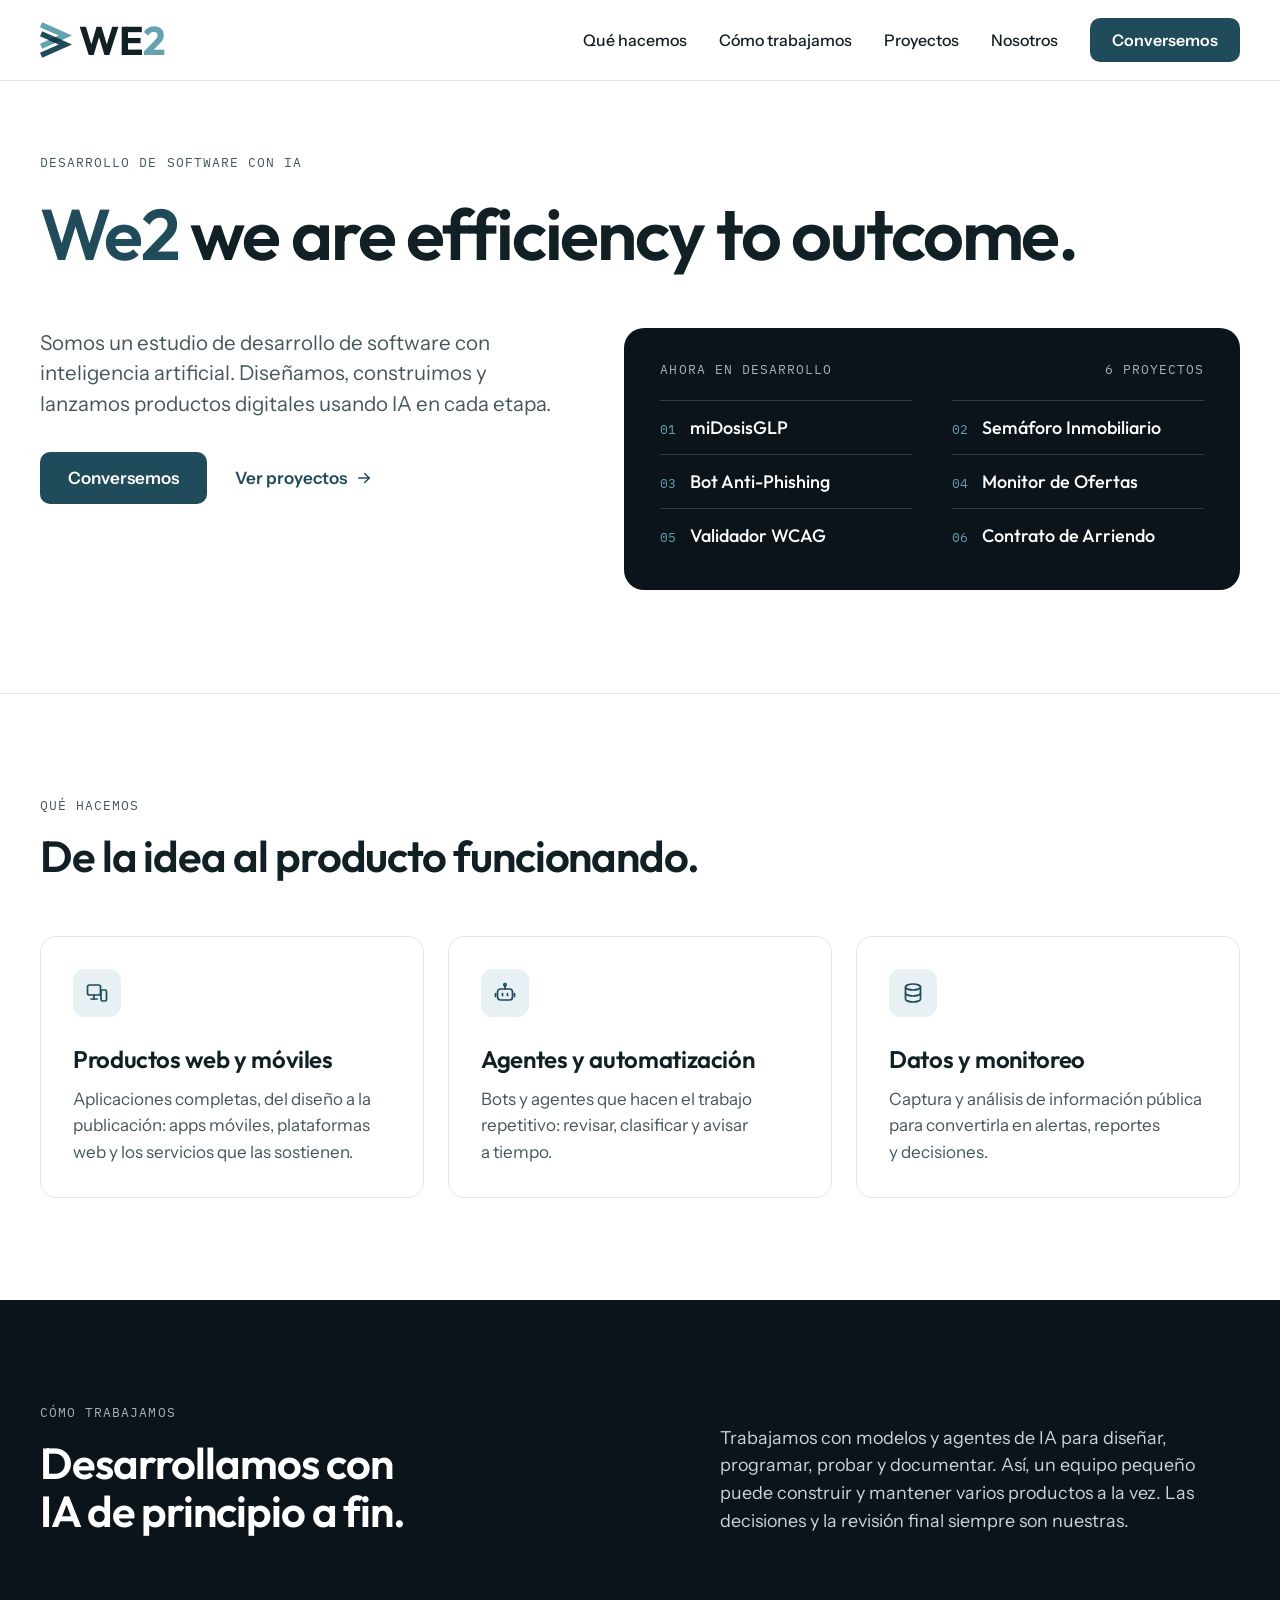
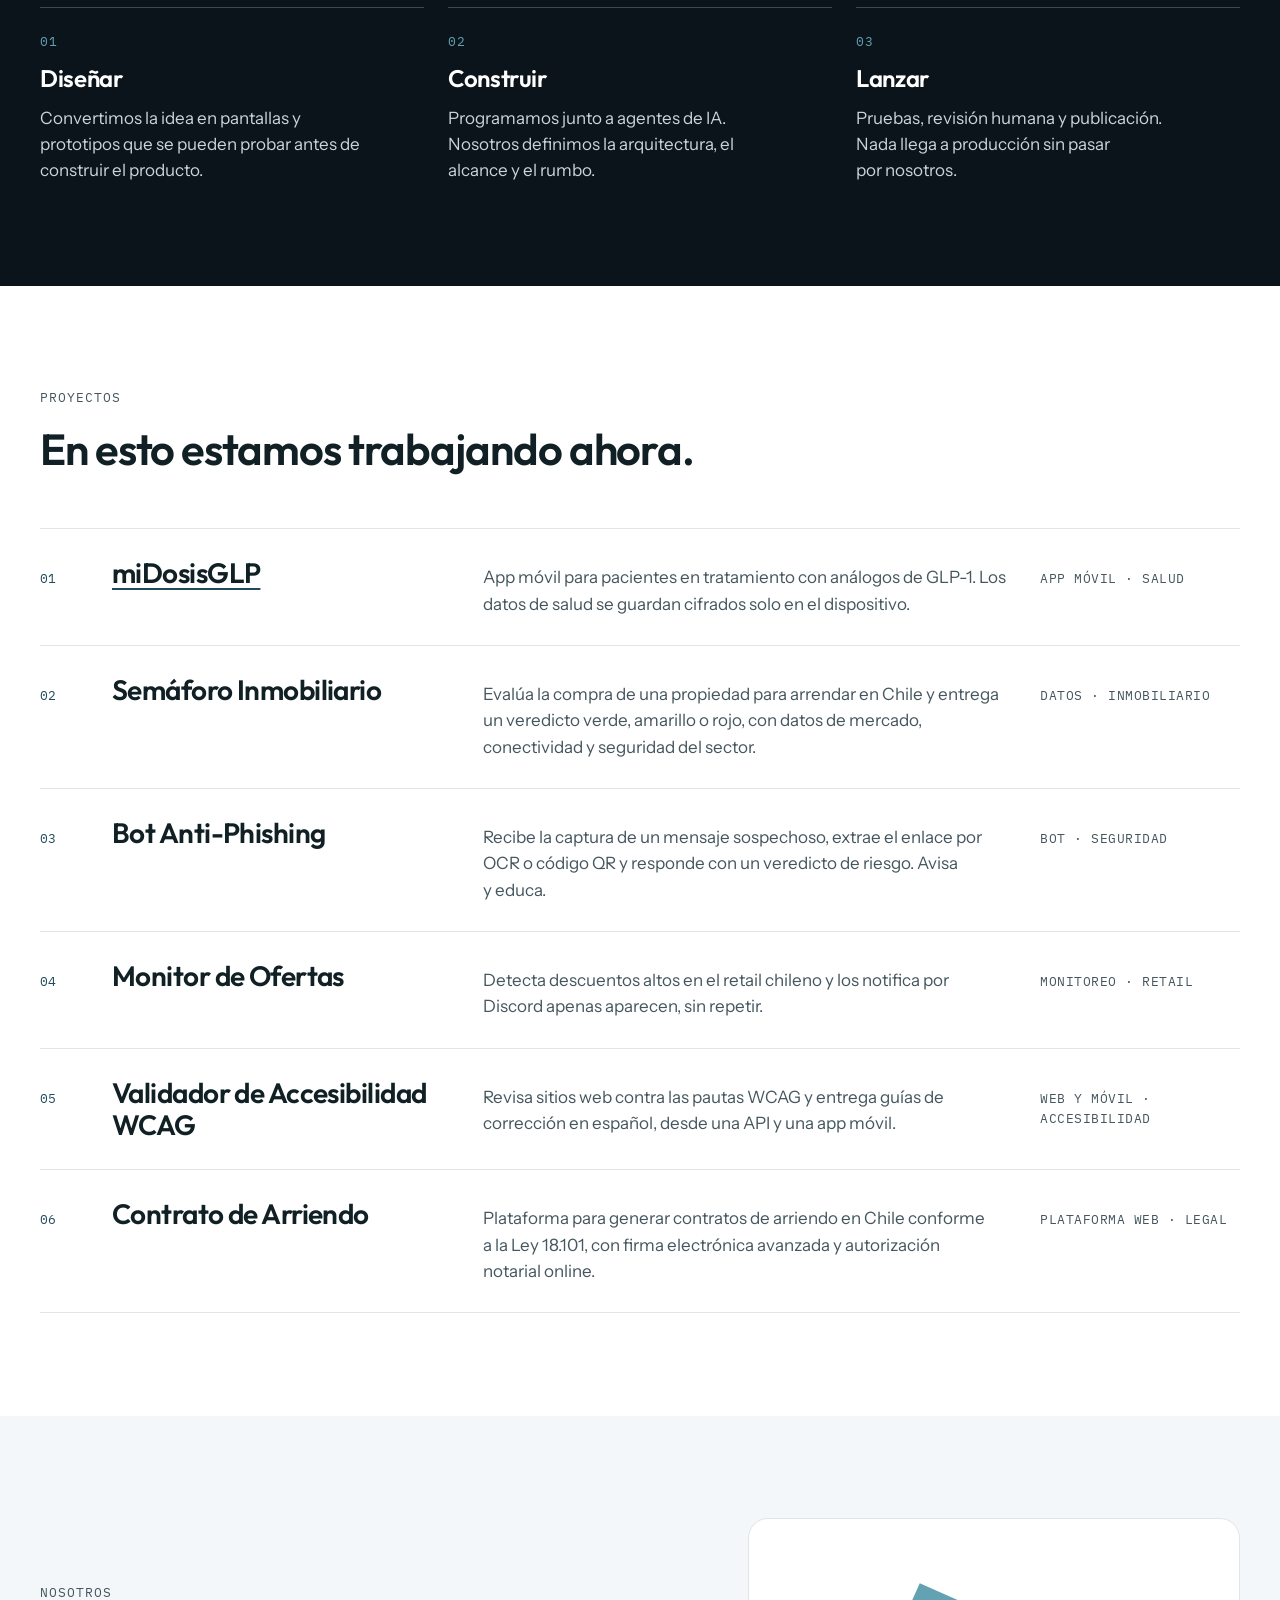
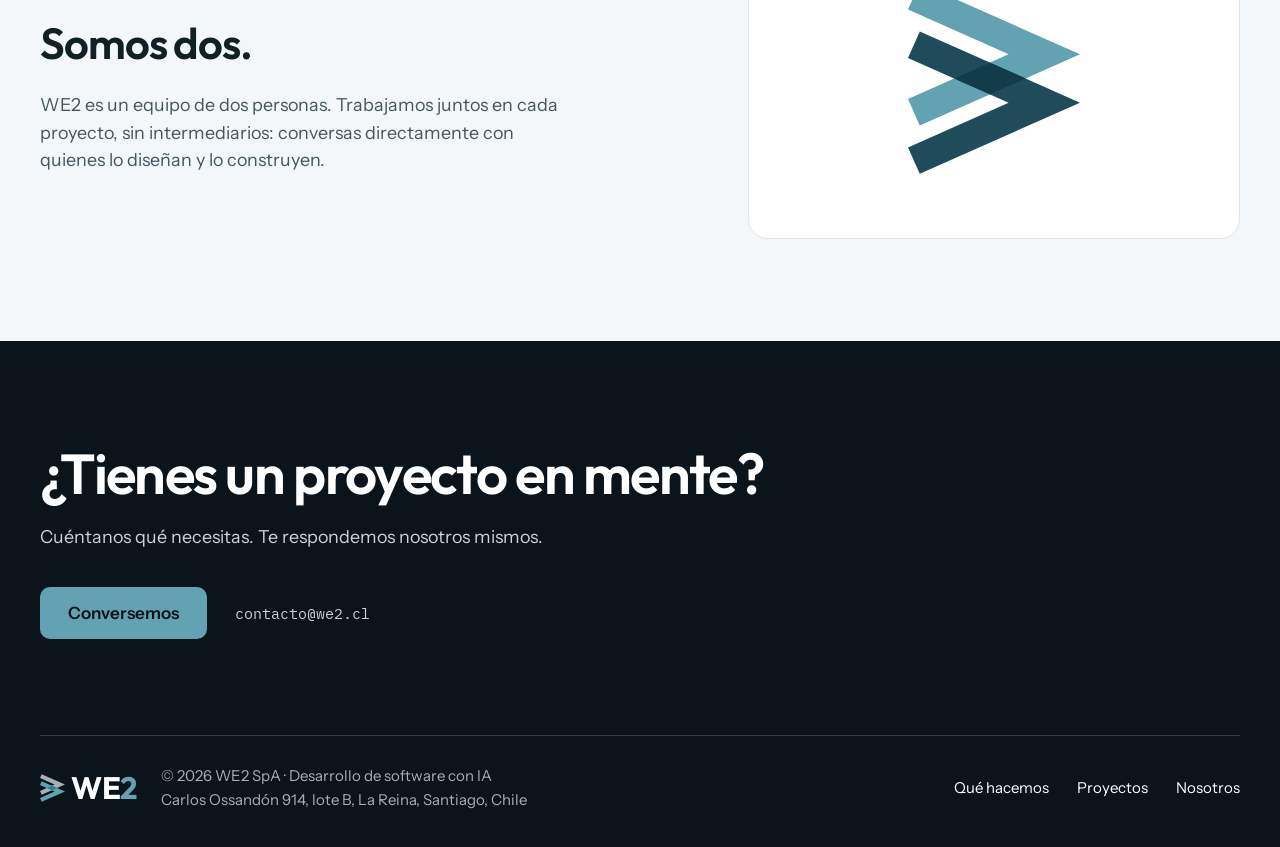
<file: index.html>
<!doctype html>
<html lang="es">
<head>
  <meta charset="utf-8">
  <meta name="viewport" content="width=device-width, initial-scale=1">
  <title>WE2 — Desarrollo de software con IA</title>
  <meta name="description" content="WE2 es un estudio de desarrollo de software con inteligencia artificial. Diseñamos, construimos y lanzamos productos digitales usando IA en cada etapa.">
  <meta name="theme-color" content="#0C141B">
  <meta name="google-site-verification" content="QTc7CeBs-QI8mKod7t_tSd9QaHoePn7J9z1TYnc-2zE" />
  <meta property="og:type" content="website">
  <meta property="og:title" content="WE2 — Desarrollo de software con IA">
  <meta property="og:description" content="We2 we are efficiency to outcome. Estudio de desarrollo de software con inteligencia artificial.">
  <link rel="icon" href="assets/favicon.svg" type="image/svg+xml">
  <link rel="preconnect" href="https://fonts.googleapis.com">
  <link rel="preconnect" href="https://fonts.gstatic.com" crossorigin>
  <link href="https://fonts.googleapis.com/css2?family=IBM+Plex+Mono:wght@400;500&amp;family=Instrument+Sans:wght@400..700&amp;family=Outfit:wght@400..800&amp;display=swap" rel="stylesheet">
  <link rel="stylesheet" href="css/styles.css">
  <script>document.documentElement.classList.add('js');</script>
</head>
<body>

<!--
  Isotipo "Cruce": reconstruido desde la geometría de la hoja de marca
  (grosor 12, desfase 20, cruce en 52,5 · 50). Es provisional: cuando estén
  los SVG que escribe assets/gen_logo.py, se reemplazan estos dos símbolos.
-->
<svg class="sprite" aria-hidden="true" focusable="false" width="0" height="0">
  <symbol id="iso-color" viewBox="18.563 10.517 71.21 78.966">
    <polygon points="23.437,10.517 89.773,40 23.437,69.483 18.563,58.517 60.227,40 18.563,21.483" fill="#62A2B2"/>
    <polygon points="23.437,30.517 89.773,60 23.437,89.483 18.563,78.517 60.227,60 18.563,41.483" fill="#1F4B5A"/>
    <polygon points="37.727,50 52.5,43.434 67.273,50 52.5,56.566" fill="#133C4A"/>
  </symbol>
  <symbol id="iso-blanco" viewBox="18.563 10.517 71.21 78.966">
    <polygon points="23.437,10.517 89.773,40 23.437,69.483 18.563,58.517 60.227,40 18.563,21.483" fill="#A8B0B3"/>
    <polygon points="23.437,30.517 89.773,60 23.437,89.483 18.563,78.517 60.227,60 18.563,41.483" fill="#62A2B2"/>
    <polygon points="37.727,50 52.5,43.434 67.273,50 52.5,56.566" fill="#2A8094"/>
  </symbol>
</svg>

<a class="skip-link" href="#contenido">Saltar al contenido</a>

<header class="site-header">
  <div class="container site-header__inner">
    <a class="logo" href="#inicio" aria-label="WE2, inicio">
      <svg class="logo__iso" aria-hidden="true"><use href="#iso-color"/></svg>
      <span class="logo__word">WE<span class="logo__two">2</span></span>
    </a>
    <button class="nav-toggle" type="button" aria-expanded="false" aria-controls="menu">
      <span class="nav-toggle__label">Menú</span>
      <svg width="20" height="20" viewBox="0 0 24 24" fill="none" stroke="currentColor" stroke-width="2" stroke-linecap="round" aria-hidden="true"><path d="M4 7h16"/><path d="M4 12h16"/><path d="M4 17h16"/></svg>
    </button>
    <nav class="site-nav" id="menu" aria-label="Principal">
      <a class="site-nav__link" href="#servicios">Qué hacemos</a>
      <a class="site-nav__link" href="#ia">Cómo trabajamos</a>
      <a class="site-nav__link" href="#proyectos">Proyectos</a>
      <a class="site-nav__link" href="#nosotros">Nosotros</a>
      <a class="btn btn--small" href="#contacto">Conversemos</a>
    </nav>
  </div>
</header>

<main id="contenido">

  <section class="hero" id="inicio">
    <div class="container hero__inner">
      <div class="hero__head">
        <p class="eyebrow">Desarrollo de software con IA</p>
        <h1 class="hero__title" lang="en"><span class="hero__brand">We2</span> we are efficiency to outcome.</h1>
      </div>
      <div class="hero__body">
        <div class="hero__intro">
          <p class="lead">Somos un estudio de desarrollo de software con inteligencia artificial. Diseñamos, construimos y lanzamos productos digitales usando IA en cada etapa.</p>
          <div class="actions">
            <a class="btn" href="#contacto">Conversemos</a>
            <a class="link-arrow" href="#proyectos">Ver proyectos
              <svg width="18" height="18" viewBox="0 0 24 24" fill="none" stroke="currentColor" stroke-width="2" stroke-linecap="round" stroke-linejoin="round" aria-hidden="true"><path d="M5 12h14"/><path d="M13 6l6 6-6 6"/></svg>
            </a>
          </div>
        </div>
        <div class="now">
          <div class="now__head">
            <span>Ahora en desarrollo</span>
            <span>6 proyectos</span>
          </div>
          <ol class="now__list">
            <li><span class="now__n">01</span>miDosisGLP</li>
            <li><span class="now__n">02</span>Semáforo Inmobiliario</li>
            <li><span class="now__n">03</span>Bot Anti-Phishing</li>
            <li><span class="now__n">04</span>Monitor de Ofertas</li>
            <li><span class="now__n">05</span>Validador WCAG</li>
            <li><span class="now__n">06</span>Contrato de Arriendo</li>
          </ol>
        </div>
      </div>
    </div>
  </section>

  <section class="section section--line" id="servicios">
    <div class="container">
      <div class="section__head">
        <p class="eyebrow">Qué hacemos</p>
        <h2 class="section__title">De la idea al producto funcionando.</h2>
      </div>
      <div class="cards">
        <article class="card">
          <div class="card__icon">
            <svg width="24" height="24" viewBox="0 0 24 24" fill="none" stroke="currentColor" stroke-width="1.7" stroke-linecap="round" stroke-linejoin="round" aria-hidden="true"><rect x="2.5" y="4" width="13" height="10" rx="2"/><path d="M6 18h6"/><path d="M9 14v4"/><rect x="16" y="9" width="5.5" height="11" rx="1.5"/></svg>
          </div>
          <h3 class="card__title">Productos web y móviles</h3>
          <p>Aplicaciones completas, del diseño a la publicación: apps móviles, plataformas web y los servicios que las sostienen.</p>
        </article>
        <article class="card">
          <div class="card__icon">
            <svg width="24" height="24" viewBox="0 0 24 24" fill="none" stroke="currentColor" stroke-width="1.7" stroke-linecap="round" stroke-linejoin="round" aria-hidden="true"><rect x="4.5" y="8" width="15" height="11" rx="3"/><path d="M12 8V5"/><circle cx="12" cy="3.8" r="1.2"/><path d="M9.5 12.5v2"/><path d="M14.5 12.5v2"/><path d="M2.5 12.5v3"/><path d="M21.5 12.5v3"/></svg>
          </div>
          <h3 class="card__title">Agentes y automatización</h3>
          <p>Bots y agentes que hacen el trabajo repetitivo: revisar, clasificar y avisar a tiempo.</p>
        </article>
        <article class="card">
          <div class="card__icon">
            <svg width="24" height="24" viewBox="0 0 24 24" fill="none" stroke="currentColor" stroke-width="1.7" stroke-linecap="round" stroke-linejoin="round" aria-hidden="true"><ellipse cx="12" cy="6" rx="7.5" ry="3"/><path d="M4.5 6v6c0 1.66 3.36 3 7.5 3s7.5-1.34 7.5-3V6"/><path d="M4.5 12v6c0 1.66 3.36 3 7.5 3s7.5-1.34 7.5-3v-6"/></svg>
          </div>
          <h3 class="card__title">Datos y monitoreo</h3>
          <p>Captura y análisis de información pública para convertirla en alertas, reportes y decisiones.</p>
        </article>
      </div>
    </div>
  </section>

  <section class="section section--dark" id="ia">
    <div class="container">
      <div class="split split--end">
        <div class="section__head">
          <p class="eyebrow">Cómo trabajamos</p>
          <h2 class="section__title">Desarrollamos con IA de principio a fin.</h2>
        </div>
        <p class="lead lead--small">Trabajamos con modelos y agentes de IA para diseñar, programar, probar y documentar. Así, un equipo pequeño puede construir y mantener varios productos a la vez. Las decisiones y la revisión final siempre son nuestras.</p>
      </div>
      <ol class="steps">
        <li class="step">
          <span class="step__n">01</span>
          <h3 class="step__title">Diseñar</h3>
          <p>Convertimos la idea en pantallas y prototipos que se pueden probar antes de construir el producto.</p>
        </li>
        <li class="step">
          <span class="step__n">02</span>
          <h3 class="step__title">Construir</h3>
          <p>Programamos junto a agentes de IA. Nosotros definimos la arquitectura, el alcance y el rumbo.</p>
        </li>
        <li class="step">
          <span class="step__n">03</span>
          <h3 class="step__title">Lanzar</h3>
          <p>Pruebas, revisión humana y publicación. Nada llega a producción sin pasar por nosotros.</p>
        </li>
      </ol>
    </div>
  </section>

  <section class="section" id="proyectos">
    <div class="container">
      <div class="section__head">
        <p class="eyebrow">Proyectos</p>
        <h2 class="section__title">En esto estamos trabajando ahora.</h2>
      </div>
      <ol class="projects">
        <li class="project">
          <span class="project__n">01</span>
          <h3 class="project__name"><a href="https://midosisglp.com">miDosisGLP</a></h3>
          <p class="project__desc">App móvil para pacientes en tratamiento con análogos de GLP-1. Los datos de salud se guardan cifrados solo en el dispositivo.</p>
          <span class="project__tag">App móvil · Salud</span>
        </li>
        <li class="project">
          <span class="project__n">02</span>
          <h3 class="project__name">Semáforo Inmobiliario</h3>
          <p class="project__desc">Evalúa la compra de una propiedad para arrendar en Chile y entrega un veredicto verde, amarillo o rojo, con datos de mercado, conectividad y seguridad del sector.</p>
          <span class="project__tag">Datos · Inmobiliario</span>
        </li>
        <li class="project">
          <span class="project__n">03</span>
          <h3 class="project__name">Bot Anti-Phishing</h3>
          <p class="project__desc">Recibe la captura de un mensaje sospechoso, extrae el enlace por OCR o código QR y responde con un veredicto de riesgo. Avisa y educa.</p>
          <span class="project__tag">Bot · Seguridad</span>
        </li>
        <li class="project">
          <span class="project__n">04</span>
          <h3 class="project__name">Monitor de Ofertas</h3>
          <p class="project__desc">Detecta descuentos altos en el retail chileno y los notifica por Discord apenas aparecen, sin repetir.</p>
          <span class="project__tag">Monitoreo · Retail</span>
        </li>
        <li class="project">
          <span class="project__n">05</span>
          <h3 class="project__name">Validador de Accesibilidad WCAG</h3>
          <p class="project__desc">Revisa sitios web contra las pautas WCAG y entrega guías de corrección en español, desde una API y una app móvil.</p>
          <span class="project__tag">Web y móvil · Accesibilidad</span>
        </li>
        <li class="project">
          <span class="project__n">06</span>
          <h3 class="project__name">Contrato de Arriendo</h3>
          <p class="project__desc">Plataforma para generar contratos de arriendo en Chile conforme a la Ley 18.101, con firma electrónica avanzada y autorización notarial online.</p>
          <span class="project__tag">Plataforma web · Legal</span>
        </li>
      </ol>
    </div>
  </section>

  <section class="section section--tint" id="nosotros">
    <div class="container split split--center">
      <div class="section__head about__text">
        <p class="eyebrow">Nosotros</p>
        <h2 class="section__title">Somos dos.</h2>
        <p class="lead lead--small">WE2 es un equipo de dos personas. Trabajamos juntos en cada proyecto, sin intermediarios: conversas directamente con quienes lo diseñan y lo construyen.</p>
      </div>
      <div class="about__mark">
        <svg role="img" aria-label="Isotipo de WE2"><use href="#iso-color"/></svg>
      </div>
    </div>
  </section>

</main>

<footer class="section--dark site-footer" id="contacto">
  <div class="container">
    <div class="contact">
      <h2 class="contact__title">¿Tienes un proyecto en mente?</h2>
      <p class="lead lead--small">Cuéntanos qué necesitas. Te respondemos nosotros mismos.</p>
      <div class="actions">
        <a class="btn btn--on-dark" href="mailto:contacto@we2.cl">Conversemos</a>
        <a class="contact__mail" href="mailto:contacto@we2.cl">contacto@we2.cl</a>
      </div>
    </div>
    <div class="site-footer__bar">
      <div class="site-footer__brand">
        <span class="logo logo--small">
          <svg class="logo__iso" aria-hidden="true"><use href="#iso-blanco"/></svg>
          <span class="logo__word">WE<span class="logo__two">2</span></span>
        </span>
        <span class="site-footer__legal">© 2026 WE2 SpA · Desarrollo de software con IA<br>Carlos Ossandón 914, lote B, La Reina, Santiago, Chile</span>
      </div>
      <nav class="site-footer__nav" aria-label="Pie de página">
        <a href="#servicios">Qué hacemos</a>
        <a href="#proyectos">Proyectos</a>
        <a href="#nosotros">Nosotros</a>
      </nav>
    </div>
  </div>
</footer>

<script src="js/main.js"></script>
</body>
</html>
</file>
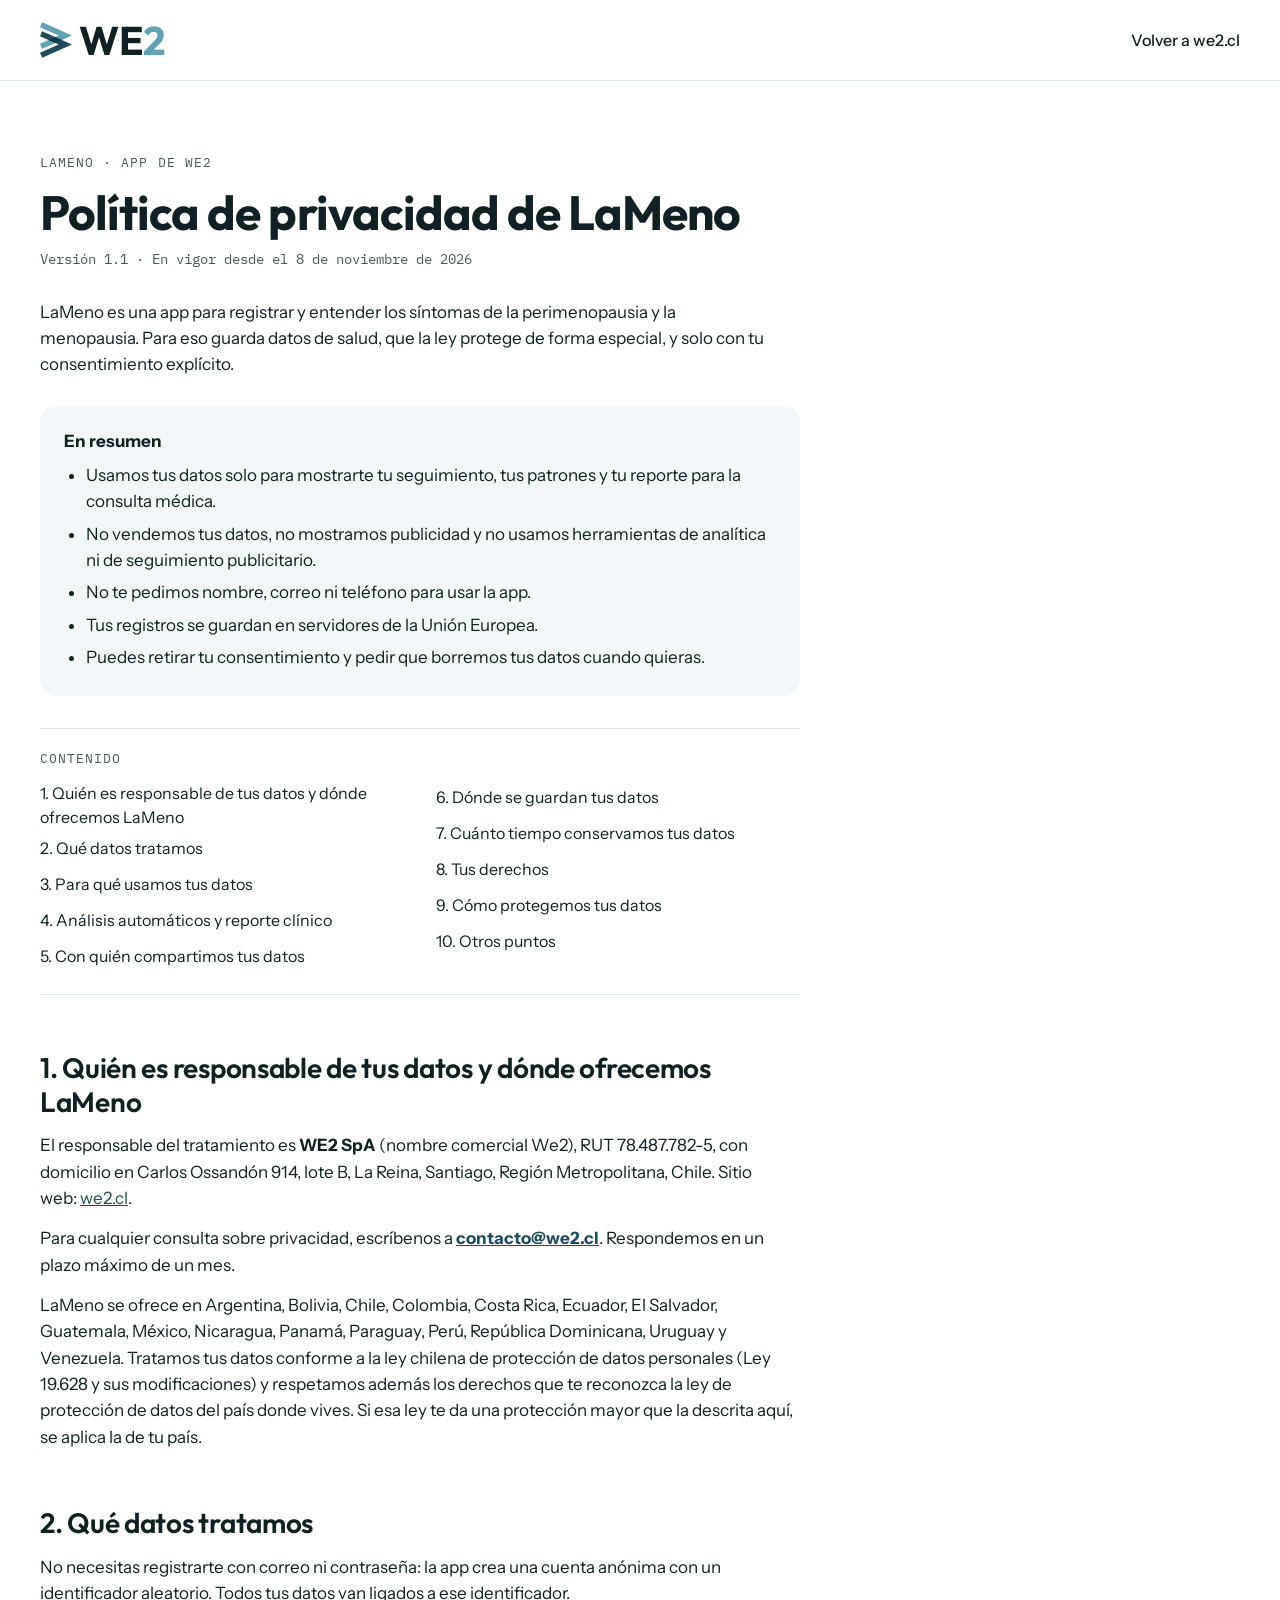
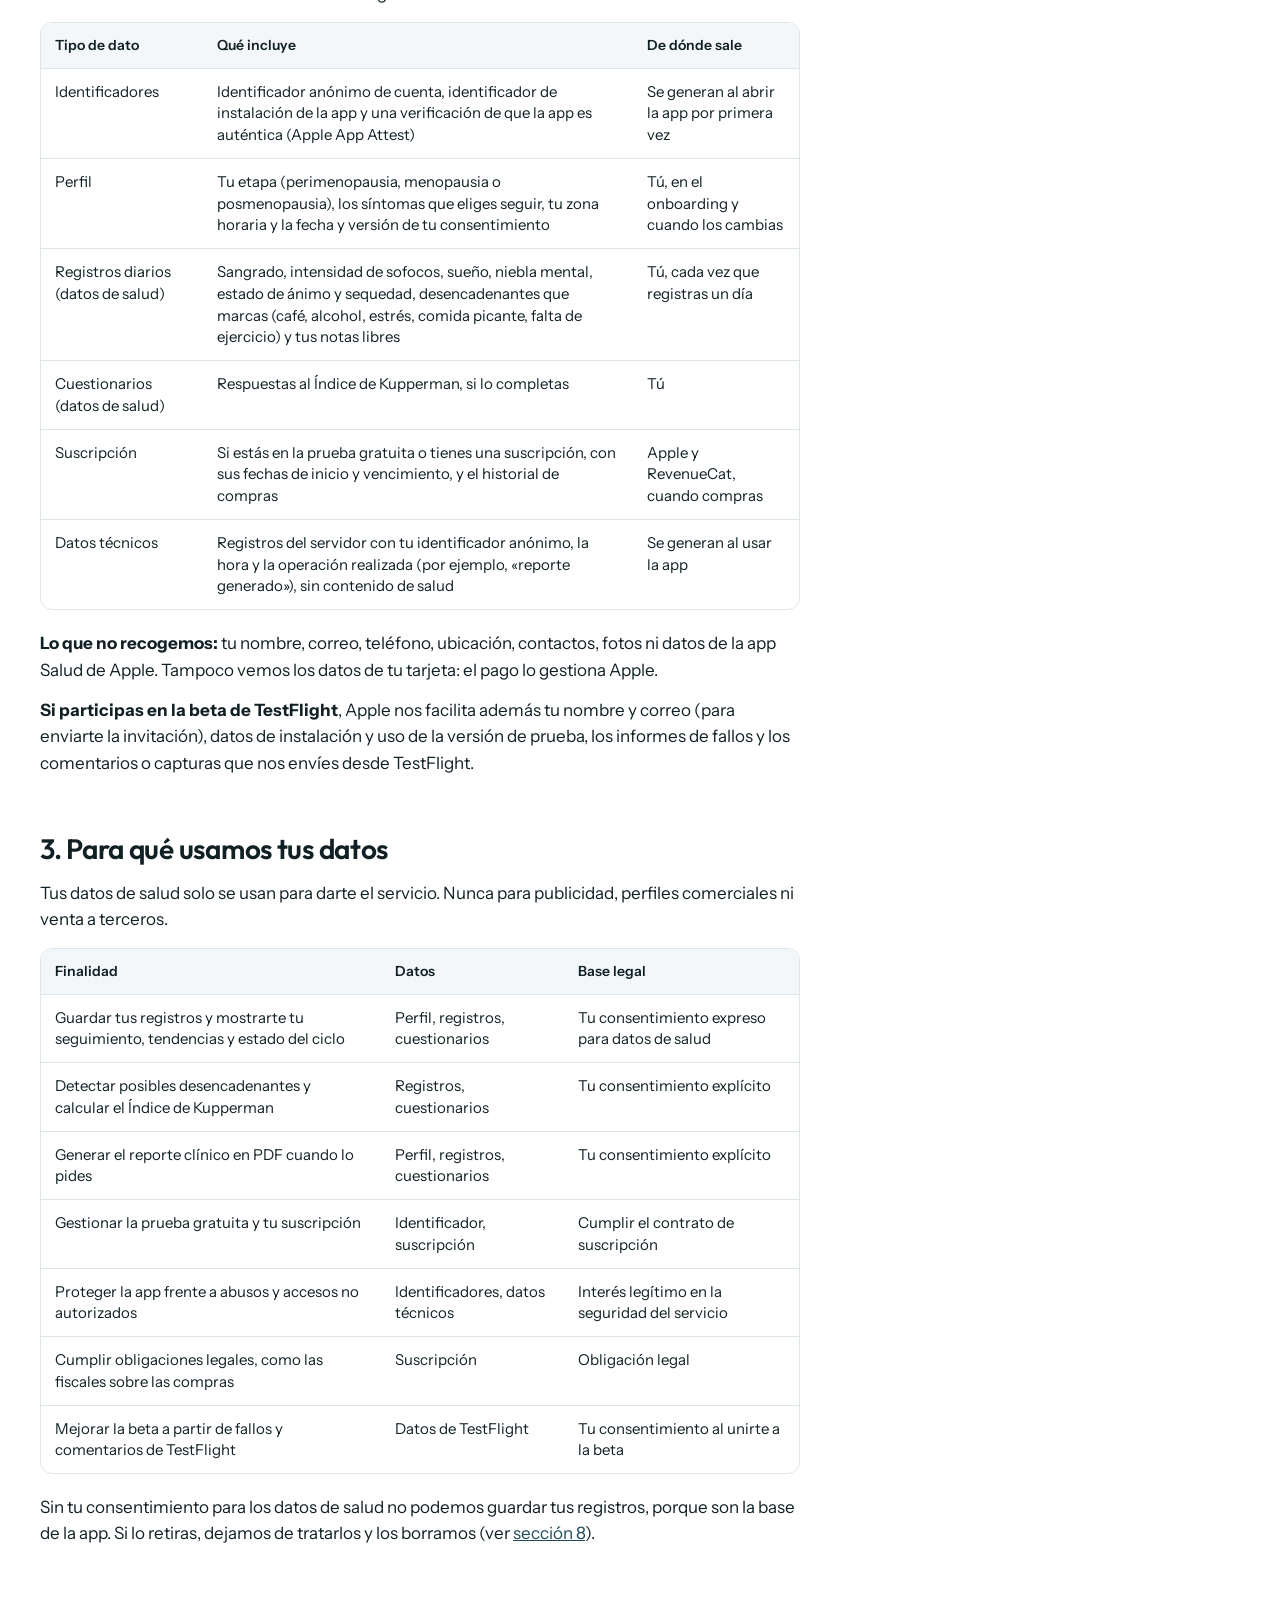
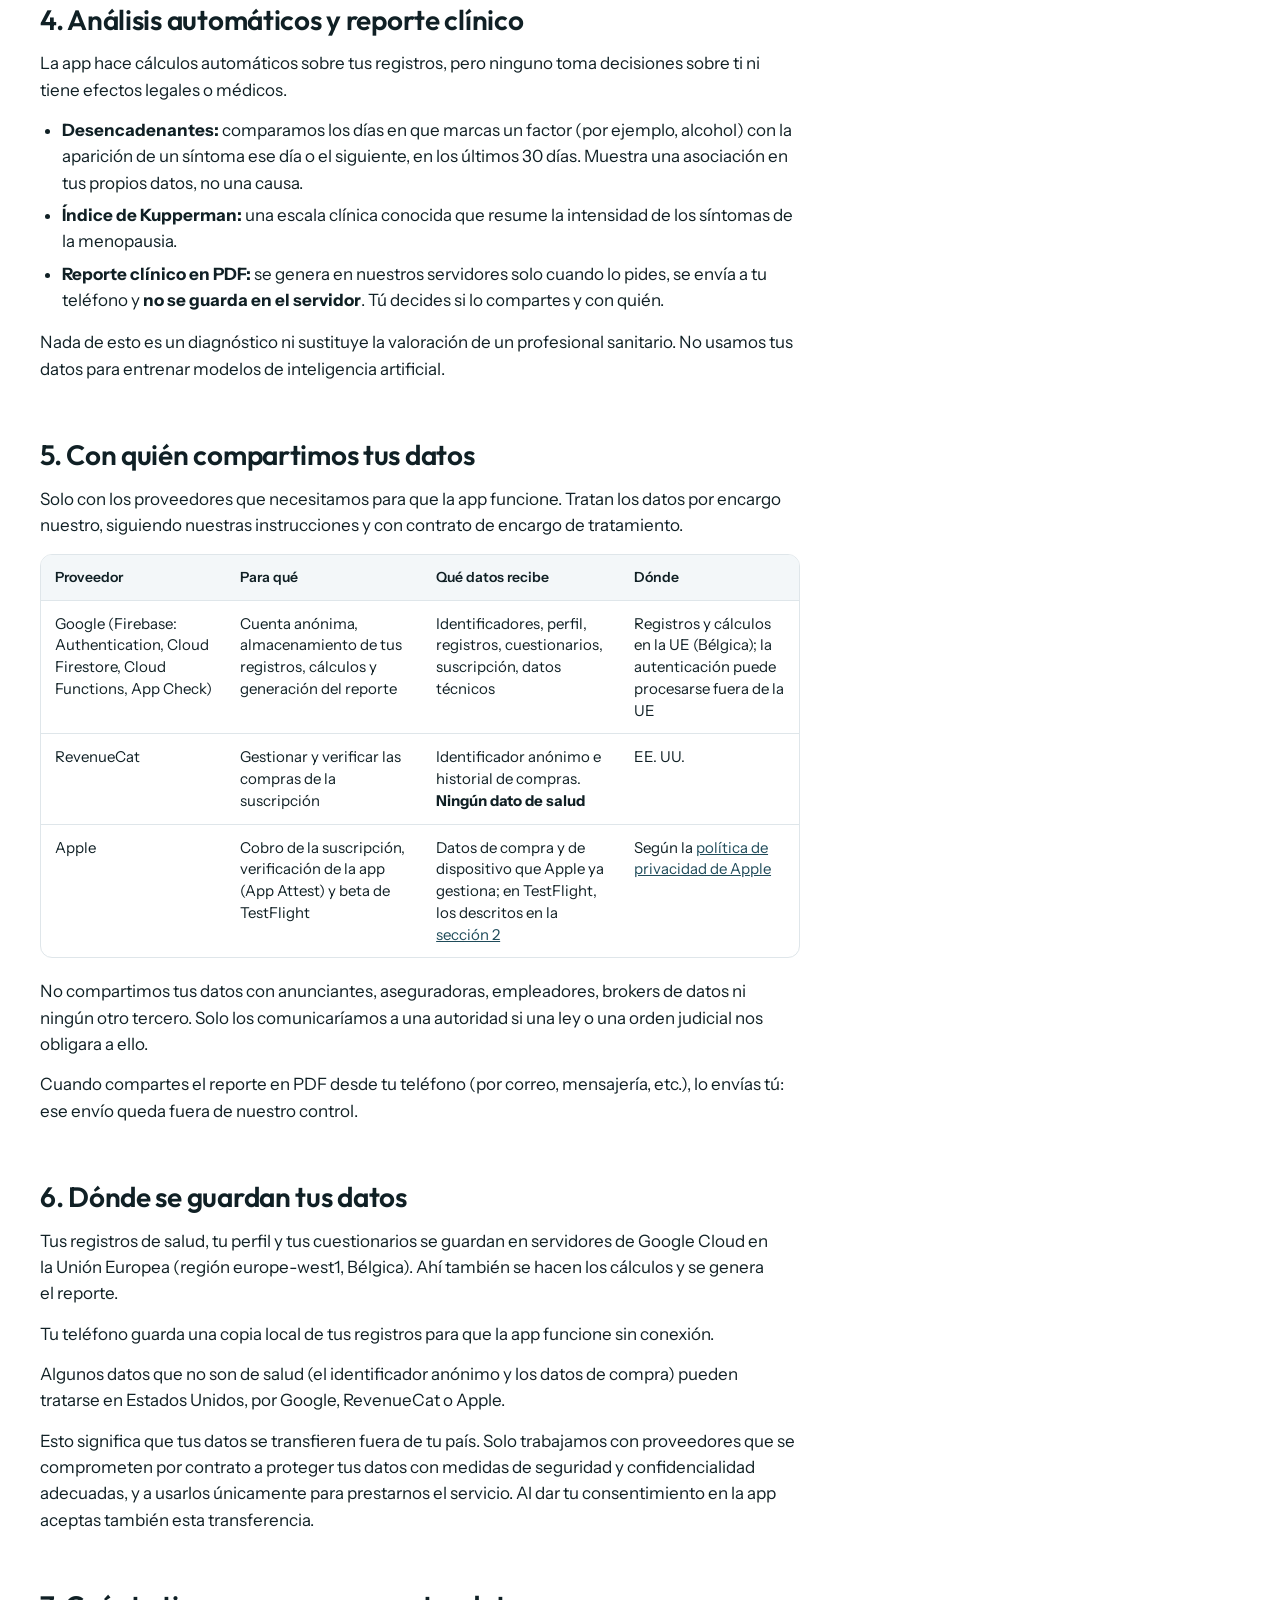
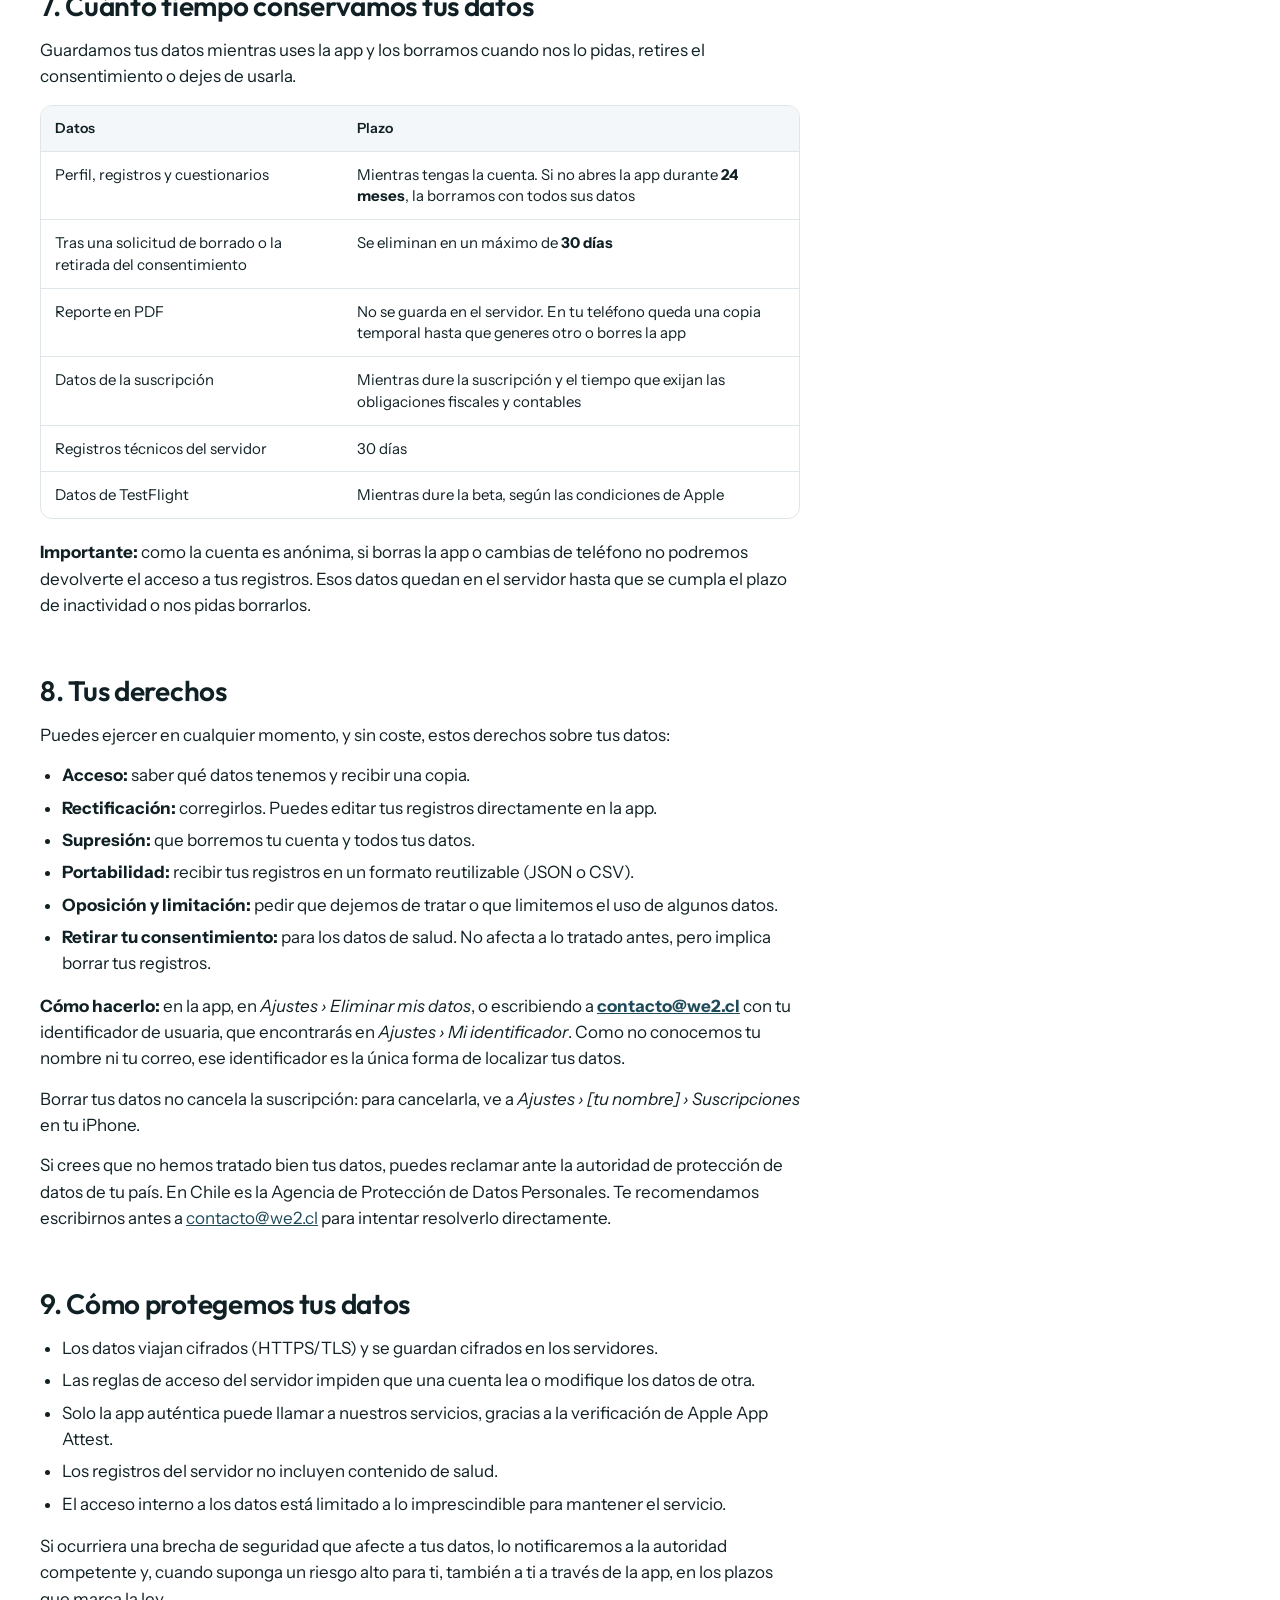
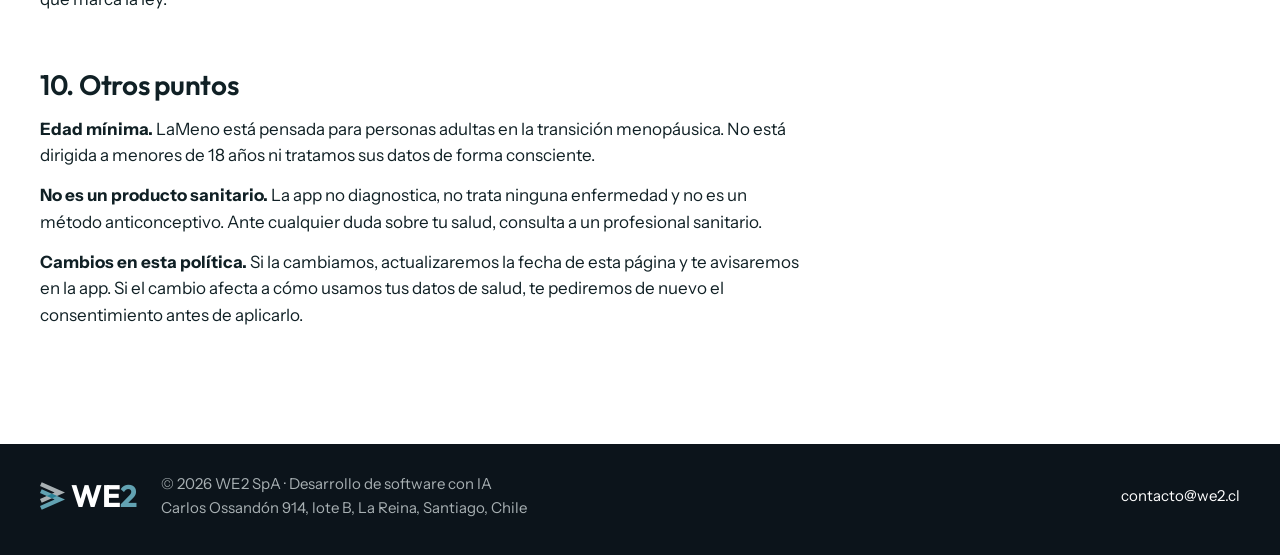
<file: lameno/privacidad/index.html>
<!doctype html>
<html lang="es">
<head>
  <meta charset="utf-8">
  <meta name="viewport" content="width=device-width, initial-scale=1">
  <title>Política de privacidad de LaMeno — WE2</title>
  <meta name="description" content="Cómo trata LaMeno, la app de WE2 para la perimenopausia y la menopausia, tus datos de salud: qué recoge, para qué, dónde se guardan y cómo ejercer tus derechos.">
  <meta name="theme-color" content="#0C141B">
  <link rel="canonical" href="https://we2.cl/lameno/privacidad/">
  <link rel="icon" href="/assets/favicon.svg" type="image/svg+xml">
  <link rel="preconnect" href="https://fonts.googleapis.com">
  <link rel="preconnect" href="https://fonts.gstatic.com" crossorigin>
  <link href="https://fonts.googleapis.com/css2?family=IBM+Plex+Mono:wght@400;500&amp;family=Instrument+Sans:wght@400..700&amp;family=Outfit:wght@400..800&amp;display=swap" rel="stylesheet">
  <link rel="stylesheet" href="/css/styles.css">
</head>
<body>

<!-- Isotipo "Cruce": mismos símbolos que index.html. -->
<svg class="sprite" aria-hidden="true" focusable="false" width="0" height="0">
  <symbol id="iso-color" viewBox="18.563 10.517 71.21 78.966">
    <polygon points="23.437,10.517 89.773,40 23.437,69.483 18.563,58.517 60.227,40 18.563,21.483" fill="#62A2B2"/>
    <polygon points="23.437,30.517 89.773,60 23.437,89.483 18.563,78.517 60.227,60 18.563,41.483" fill="#1F4B5A"/>
    <polygon points="37.727,50 52.5,43.434 67.273,50 52.5,56.566" fill="#133C4A"/>
  </symbol>
  <symbol id="iso-blanco" viewBox="18.563 10.517 71.21 78.966">
    <polygon points="23.437,10.517 89.773,40 23.437,69.483 18.563,58.517 60.227,40 18.563,21.483" fill="#A8B0B3"/>
    <polygon points="23.437,30.517 89.773,60 23.437,89.483 18.563,78.517 60.227,60 18.563,41.483" fill="#62A2B2"/>
    <polygon points="37.727,50 52.5,43.434 67.273,50 52.5,56.566" fill="#2A8094"/>
  </symbol>
</svg>

<a class="skip-link" href="#contenido">Saltar al contenido</a>

<header class="site-header">
  <div class="container site-header__inner">
    <a class="logo" href="/" aria-label="WE2, inicio">
      <svg class="logo__iso" aria-hidden="true"><use href="#iso-color"/></svg>
      <span class="logo__word">WE<span class="logo__two">2</span></span>
    </a>
    <nav class="site-nav" aria-label="Principal">
      <a class="site-nav__link" href="/">Volver a we2.cl</a>
    </nav>
  </div>
</header>

<main id="contenido" class="legal">
  <div class="container">
    <article class="legal__inner">
      <p class="eyebrow">LaMeno · App de WE2</p>
      <h1>Política de privacidad de LaMeno</h1>
      <p class="legal__meta">Versión 1.1 · En vigor desde el 8 de noviembre de 2026</p>

      <p>LaMeno es una app para registrar y entender los síntomas de la perimenopausia y la menopausia. Para eso guarda datos de salud, que la ley protege de forma especial, y solo con tu consentimiento explícito.</p>

      <div class="legal__summary">
        <p><strong>En resumen</strong></p>
        <ul>
          <li>Usamos tus datos solo para mostrarte tu seguimiento, tus patrones y tu reporte para la consulta médica.</li>
          <li>No vendemos tus datos, no mostramos publicidad y no usamos herramientas de analítica ni de seguimiento publicitario.</li>
          <li>No te pedimos nombre, correo ni teléfono para usar la app.</li>
          <li>Tus registros se guardan en servidores de la Unión Europea.</li>
          <li>Puedes retirar tu consentimiento y pedir que borremos tus datos cuando quieras.</li>
        </ul>
      </div>

      <nav class="legal__toc" aria-label="Contenido">
        <p class="eyebrow">Contenido</p>
        <ol>
          <li><a href="#responsable">1. Quién es responsable de tus datos y dónde ofrecemos LaMeno</a></li>
          <li><a href="#datos">2. Qué datos tratamos</a></li>
          <li><a href="#finalidades">3. Para qué usamos tus datos</a></li>
          <li><a href="#analisis">4. Análisis automáticos y reporte clínico</a></li>
          <li><a href="#proveedores">5. Con quién compartimos tus datos</a></li>
          <li><a href="#ubicacion">6. Dónde se guardan tus datos</a></li>
          <li><a href="#conservacion">7. Cuánto tiempo conservamos tus datos</a></li>
          <li><a href="#derechos">8. Tus derechos</a></li>
          <li><a href="#seguridad">9. Cómo protegemos tus datos</a></li>
          <li><a href="#otros">10. Otros puntos</a></li>
        </ol>
      </nav>

      <h2 id="responsable">1. Quién es responsable de tus datos y dónde ofrecemos LaMeno</h2>
      <p>El responsable del tratamiento es <strong>WE2 SpA</strong> (nombre comercial We2), RUT 78.487.782-5, con domicilio en Carlos Ossandón 914, lote B, La Reina, Santiago, Región Metropolitana, Chile. Sitio web: <a href="https://we2.cl">we2.cl</a>.</p>
      <p>Para cualquier consulta sobre privacidad, escríbenos a <a href="mailto:contacto@we2.cl"><strong>contacto@we2.cl</strong></a>. Respondemos en un plazo máximo de un mes.</p>
      <p>LaMeno se ofrece en Argentina, Bolivia, Chile, Colombia, Costa Rica, Ecuador, El Salvador, Guatemala, México, Nicaragua, Panamá, Paraguay, Perú, República Dominicana, Uruguay y Venezuela. Tratamos tus datos conforme a la ley chilena de protección de datos personales (Ley 19.628 y sus modificaciones) y respetamos además los derechos que te reconozca la ley de protección de datos del país donde vives. Si esa ley te da una protección mayor que la descrita aquí, se aplica la de tu país.</p>

      <h2 id="datos">2. Qué datos tratamos</h2>
      <p>No necesitas registrarte con correo ni contraseña: la app crea una cuenta anónima con un identificador aleatorio. Todos tus datos van ligados a ese identificador.</p>
      <div class="legal__table">
        <table>
          <thead>
            <tr><th scope="col">Tipo de dato</th><th scope="col">Qué incluye</th><th scope="col">De dónde sale</th></tr>
          </thead>
          <tbody>
            <tr><td>Identificadores</td><td>Identificador anónimo de cuenta, identificador de instalación de la app y una verificación de que la app es auténtica (Apple App Attest)</td><td>Se generan al abrir la app por primera vez</td></tr>
            <tr><td>Perfil</td><td>Tu etapa (perimenopausia, menopausia o posmenopausia), los síntomas que eliges seguir, tu zona horaria y la fecha y versión de tu consentimiento</td><td>Tú, en el onboarding y cuando los cambias</td></tr>
            <tr><td>Registros diarios (datos de salud)</td><td>Sangrado, intensidad de sofocos, sueño, niebla mental, estado de ánimo y sequedad, desencadenantes que marcas (café, alcohol, estrés, comida picante, falta de ejercicio) y tus notas libres</td><td>Tú, cada vez que registras un día</td></tr>
            <tr><td>Cuestionarios (datos de salud)</td><td>Respuestas al Índice de Kupperman, si lo completas</td><td>Tú</td></tr>
            <tr><td>Suscripción</td><td>Si estás en la prueba gratuita o tienes una suscripción, con sus fechas de inicio y vencimiento, y el historial de compras</td><td>Apple y RevenueCat, cuando compras</td></tr>
            <tr><td>Datos técnicos</td><td>Registros del servidor con tu identificador anónimo, la hora y la operación realizada (por ejemplo, «reporte generado»), sin contenido de salud</td><td>Se generan al usar la app</td></tr>
          </tbody>
        </table>
      </div>
      <p><strong>Lo que no recogemos:</strong> tu nombre, correo, teléfono, ubicación, contactos, fotos ni datos de la app Salud de Apple. Tampoco vemos los datos de tu tarjeta: el pago lo gestiona Apple.</p>
      <p><strong>Si participas en la beta de TestFlight</strong>, Apple nos facilita además tu nombre y correo (para enviarte la invitación), datos de instalación y uso de la versión de prueba, los informes de fallos y los comentarios o capturas que nos envíes desde TestFlight.</p>

      <h2 id="finalidades">3. Para qué usamos tus datos</h2>
      <p>Tus datos de salud solo se usan para darte el servicio. Nunca para publicidad, perfiles comerciales ni venta a terceros.</p>
      <div class="legal__table">
        <table>
          <thead>
            <tr><th scope="col">Finalidad</th><th scope="col">Datos</th><th scope="col">Base legal</th></tr>
          </thead>
          <tbody>
            <tr><td>Guardar tus registros y mostrarte tu seguimiento, tendencias y estado del ciclo</td><td>Perfil, registros, cuestionarios</td><td>Tu consentimiento expreso para datos de salud</td></tr>
            <tr><td>Detectar posibles desencadenantes y calcular el Índice de Kupperman</td><td>Registros, cuestionarios</td><td>Tu consentimiento explícito</td></tr>
            <tr><td>Generar el reporte clínico en PDF cuando lo pides</td><td>Perfil, registros, cuestionarios</td><td>Tu consentimiento explícito</td></tr>
            <tr><td>Gestionar la prueba gratuita y tu suscripción</td><td>Identificador, suscripción</td><td>Cumplir el contrato de suscripción</td></tr>
            <tr><td>Proteger la app frente a abusos y accesos no autorizados</td><td>Identificadores, datos técnicos</td><td>Interés legítimo en la seguridad del servicio</td></tr>
            <tr><td>Cumplir obligaciones legales, como las fiscales sobre las compras</td><td>Suscripción</td><td>Obligación legal</td></tr>
            <tr><td>Mejorar la beta a partir de fallos y comentarios de TestFlight</td><td>Datos de TestFlight</td><td>Tu consentimiento al unirte a la beta</td></tr>
          </tbody>
        </table>
      </div>
      <p>Sin tu consentimiento para los datos de salud no podemos guardar tus registros, porque son la base de la app. Si lo retiras, dejamos de tratarlos y los borramos (ver <a href="#derechos">sección 8</a>).</p>

      <h2 id="analisis">4. Análisis automáticos y reporte clínico</h2>
      <p>La app hace cálculos automáticos sobre tus registros, pero ninguno toma decisiones sobre ti ni tiene efectos legales o médicos.</p>
      <ul>
        <li><strong>Desencadenantes:</strong> comparamos los días en que marcas un factor (por ejemplo, alcohol) con la aparición de un síntoma ese día o el siguiente, en los últimos 30 días. Muestra una asociación en tus propios datos, no una causa.</li>
        <li><strong>Índice de Kupperman:</strong> una escala clínica conocida que resume la intensidad de los síntomas de la menopausia.</li>
        <li><strong>Reporte clínico en PDF:</strong> se genera en nuestros servidores solo cuando lo pides, se envía a tu teléfono y <strong>no se guarda en el servidor</strong>. Tú decides si lo compartes y con quién.</li>
      </ul>
      <p>Nada de esto es un diagnóstico ni sustituye la valoración de un profesional sanitario. No usamos tus datos para entrenar modelos de inteligencia artificial.</p>

      <h2 id="proveedores">5. Con quién compartimos tus datos</h2>
      <p>Solo con los proveedores que necesitamos para que la app funcione. Tratan los datos por encargo nuestro, siguiendo nuestras instrucciones y con contrato de encargo de tratamiento.</p>
      <div class="legal__table">
        <table>
          <thead>
            <tr><th scope="col">Proveedor</th><th scope="col">Para qué</th><th scope="col">Qué datos recibe</th><th scope="col">Dónde</th></tr>
          </thead>
          <tbody>
            <tr><td>Google (Firebase: Authentication, Cloud Firestore, Cloud Functions, App Check)</td><td>Cuenta anónima, almacenamiento de tus registros, cálculos y generación del reporte</td><td>Identificadores, perfil, registros, cuestionarios, suscripción, datos técnicos</td><td>Registros y cálculos en la UE (Bélgica); la autenticación puede procesarse fuera de la UE</td></tr>
            <tr><td>RevenueCat</td><td>Gestionar y verificar las compras de la suscripción</td><td>Identificador anónimo e historial de compras. <strong>Ningún dato de salud</strong></td><td>EE. UU.</td></tr>
            <tr><td>Apple</td><td>Cobro de la suscripción, verificación de la app (App Attest) y beta de TestFlight</td><td>Datos de compra y de dispositivo que Apple ya gestiona; en TestFlight, los descritos en la <a href="#datos">sección 2</a></td><td>Según la <a href="https://www.apple.com/legal/privacy/">política de privacidad de Apple</a></td></tr>
          </tbody>
        </table>
      </div>
      <p>No compartimos tus datos con anunciantes, aseguradoras, empleadores, brokers de datos ni ningún otro tercero. Solo los comunicaríamos a una autoridad si una ley o una orden judicial nos obligara a ello.</p>
      <p>Cuando compartes el reporte en PDF desde tu teléfono (por correo, mensajería, etc.), lo envías tú: ese envío queda fuera de nuestro control.</p>

      <h2 id="ubicacion">6. Dónde se guardan tus datos</h2>
      <p>Tus registros de salud, tu perfil y tus cuestionarios se guardan en servidores de Google Cloud en la Unión Europea (región europe-west1, Bélgica). Ahí también se hacen los cálculos y se genera el reporte.</p>
      <p>Tu teléfono guarda una copia local de tus registros para que la app funcione sin conexión.</p>
      <p>Algunos datos que no son de salud (el identificador anónimo y los datos de compra) pueden tratarse en Estados Unidos, por Google, RevenueCat o Apple.</p>
      <p>Esto significa que tus datos se transfieren fuera de tu país. Solo trabajamos con proveedores que se comprometen por contrato a proteger tus datos con medidas de seguridad y confidencialidad adecuadas, y a usarlos únicamente para prestarnos el servicio. Al dar tu consentimiento en la app aceptas también esta transferencia.</p>

      <h2 id="conservacion">7. Cuánto tiempo conservamos tus datos</h2>
      <p>Guardamos tus datos mientras uses la app y los borramos cuando nos lo pidas, retires el consentimiento o dejes de usarla.</p>
      <div class="legal__table">
        <table>
          <thead>
            <tr><th scope="col">Datos</th><th scope="col">Plazo</th></tr>
          </thead>
          <tbody>
            <tr><td>Perfil, registros y cuestionarios</td><td>Mientras tengas la cuenta. Si no abres la app durante <strong>24 meses</strong>, la borramos con todos sus datos</td></tr>
            <tr><td>Tras una solicitud de borrado o la retirada del consentimiento</td><td>Se eliminan en un máximo de <strong>30 días</strong></td></tr>
            <tr><td>Reporte en PDF</td><td>No se guarda en el servidor. En tu teléfono queda una copia temporal hasta que generes otro o borres la app</td></tr>
            <tr><td>Datos de la suscripción</td><td>Mientras dure la suscripción y el tiempo que exijan las obligaciones fiscales y contables</td></tr>
            <tr><td>Registros técnicos del servidor</td><td>30 días</td></tr>
            <tr><td>Datos de TestFlight</td><td>Mientras dure la beta, según las condiciones de Apple</td></tr>
          </tbody>
        </table>
      </div>
      <p><strong>Importante:</strong> como la cuenta es anónima, si borras la app o cambias de teléfono no podremos devolverte el acceso a tus registros. Esos datos quedan en el servidor hasta que se cumpla el plazo de inactividad o nos pidas borrarlos.</p>

      <h2 id="derechos">8. Tus derechos</h2>
      <p>Puedes ejercer en cualquier momento, y sin coste, estos derechos sobre tus datos:</p>
      <ul>
        <li><strong>Acceso:</strong> saber qué datos tenemos y recibir una copia.</li>
        <li><strong>Rectificación:</strong> corregirlos. Puedes editar tus registros directamente en la app.</li>
        <li><strong>Supresión:</strong> que borremos tu cuenta y todos tus datos.</li>
        <li><strong>Portabilidad:</strong> recibir tus registros en un formato reutilizable (JSON o CSV).</li>
        <li><strong>Oposición y limitación:</strong> pedir que dejemos de tratar o que limitemos el uso de algunos datos.</li>
        <li><strong>Retirar tu consentimiento:</strong> para los datos de salud. No afecta a lo tratado antes, pero implica borrar tus registros.</li>
      </ul>
      <p><strong>Cómo hacerlo:</strong> en la app, en <em>Ajustes › Eliminar mis datos</em>, o escribiendo a <a href="mailto:contacto@we2.cl"><strong>contacto@we2.cl</strong></a> con tu identificador de usuaria, que encontrarás en <em>Ajustes › Mi identificador</em>. Como no conocemos tu nombre ni tu correo, ese identificador es la única forma de localizar tus datos.</p>
      <p>Borrar tus datos no cancela la suscripción: para cancelarla, ve a <em>Ajustes › [tu nombre] › Suscripciones</em> en tu iPhone.</p>
      <p>Si crees que no hemos tratado bien tus datos, puedes reclamar ante la autoridad de protección de datos de tu país. En Chile es la Agencia de Protección de Datos Personales. Te recomendamos escribirnos antes a <a href="mailto:contacto@we2.cl">contacto@we2.cl</a> para intentar resolverlo directamente.</p>

      <h2 id="seguridad">9. Cómo protegemos tus datos</h2>
      <ul>
        <li>Los datos viajan cifrados (HTTPS/TLS) y se guardan cifrados en los servidores.</li>
        <li>Las reglas de acceso del servidor impiden que una cuenta lea o modifique los datos de otra.</li>
        <li>Solo la app auténtica puede llamar a nuestros servicios, gracias a la verificación de Apple App Attest.</li>
        <li>Los registros del servidor no incluyen contenido de salud.</li>
        <li>El acceso interno a los datos está limitado a lo imprescindible para mantener el servicio.</li>
      </ul>
      <p>Si ocurriera una brecha de seguridad que afecte a tus datos, lo notificaremos a la autoridad competente y, cuando suponga un riesgo alto para ti, también a ti a través de la app, en los plazos que marca la ley.</p>

      <h2 id="otros">10. Otros puntos</h2>
      <p><strong>Edad mínima.</strong> LaMeno está pensada para personas adultas en la transición menopáusica. No está dirigida a menores de 18 años ni tratamos sus datos de forma consciente.</p>
      <p><strong>No es un producto sanitario.</strong> La app no diagnostica, no trata ninguna enfermedad y no es un método anticonceptivo. Ante cualquier duda sobre tu salud, consulta a un profesional sanitario.</p>
      <p><strong>Cambios en esta política.</strong> Si la cambiamos, actualizaremos la fecha de esta página y te avisaremos en la app. Si el cambio afecta a cómo usamos tus datos de salud, te pediremos de nuevo el consentimiento antes de aplicarlo.</p>
    </article>
  </div>
</main>

<footer class="section--dark site-footer site-footer--compact">
  <div class="container">
    <div class="site-footer__bar">
      <div class="site-footer__brand">
        <a class="logo logo--small" href="/" aria-label="WE2, inicio">
          <svg class="logo__iso" aria-hidden="true"><use href="#iso-blanco"/></svg>
          <span class="logo__word">WE<span class="logo__two">2</span></span>
        </a>
        <span class="site-footer__legal">© 2026 WE2 SpA · Desarrollo de software con IA<br>Carlos Ossandón 914, lote B, La Reina, Santiago, Chile</span>
      </div>
      <nav class="site-footer__nav" aria-label="Pie de página">
        <a href="mailto:contacto@we2.cl">contacto@we2.cl</a>
      </nav>
    </div>
  </div>
</footer>

</body>
</html>
</file>
<file: css/styles.css>
/* WE2 — colores medidos de la hoja de marca "Cruce" */
:root {
  --ink: #102025;
  --dark: #0C141B;
  --teal: #62A2B2;
  --teal-dark: #1F4B5A;
  --teal-deep: #133C4A;
  --grey: #A8B0B3;
  --text-soft: #45565E;
  --on-dark-soft: #CBD4D8;
  --line: #DFE6EA;
  --line-dark: rgba(255, 255, 255, 0.16);
  --tint: #F3F7F9;
  --tile: #E7F0F3;

  --font-display: 'Outfit', system-ui, sans-serif;
  --font-body: 'Instrument Sans', 'Helvetica Neue', system-ui, sans-serif;
  --font-mono: 'IBM Plex Mono', ui-monospace, SFMono-Regular, Menlo, monospace;

  --gutter: clamp(20px, 4vw, 32px);
  --section: clamp(64px, 8vw, 104px);
  --header-h: 80px;

  color-scheme: light;
}

*,
*::before,
*::after {
  box-sizing: border-box;
}

html {
  scroll-behavior: smooth;
  -webkit-text-size-adjust: 100%;
}

body {
  margin: 0;
  background: #FFFFFF;
  color: var(--ink);
  font-family: var(--font-body);
  font-size: 17px;
  line-height: 1.55;
  -webkit-font-smoothing: antialiased;
}

h1,
h2,
h3,
p,
ol {
  margin: 0;
}

ol {
  padding: 0;
  list-style: none;
}

a {
  color: var(--teal-dark);
}

:focus-visible {
  outline: 2px solid var(--teal);
  outline-offset: 3px;
  border-radius: 4px;
}

.sprite {
  position: absolute;
}

.skip-link {
  position: absolute;
  left: 16px;
  top: -100px;
  z-index: 20;
  padding: 10px 16px;
  border-radius: 10px;
  background: var(--teal-dark);
  color: #FFFFFF;
  font-weight: 600;
  text-decoration: none;
}

.skip-link:focus {
  top: 12px;
}

.container {
  width: 100%;
  max-width: 1264px;
  margin: 0 auto;
  padding: 0 var(--gutter);
}

/* ---------- Piezas compartidas ---------- */

.eyebrow {
  font-family: var(--font-mono);
  font-size: 13px;
  letter-spacing: 0.08em;
  text-transform: uppercase;
  color: var(--text-soft);
}

.lead {
  max-width: 520px;
  font-size: clamp(18px, 1.6vw, 21px);
  line-height: 1.5;
  color: var(--text-soft);
  text-wrap: pretty;
}

.lead--small {
  font-size: clamp(17px, 1.4vw, 19px);
  line-height: 1.55;
}

.btn {
  display: inline-flex;
  align-items: center;
  justify-content: center;
  min-height: 52px;
  padding: 0 28px;
  border-radius: 10px;
  background: var(--teal-dark);
  color: #FFFFFF;
  font-size: 17px;
  font-weight: 600;
  text-decoration: none;
  transition: background-color 0.15s ease;
}

.btn:hover {
  background: var(--teal-deep);
}

.btn--small {
  min-height: 44px;
  padding: 0 22px;
  font-size: 16px;
}

.btn--on-dark {
  background: var(--teal);
  color: var(--dark);
}

.btn--on-dark:hover {
  background: #7DB6C4;
}

.link-arrow {
  display: inline-flex;
  align-items: center;
  gap: 8px;
  min-height: 52px;
  color: var(--teal-dark);
  font-weight: 600;
  text-decoration: none;
}

.link-arrow svg {
  transition: transform 0.15s ease;
}

.link-arrow:hover svg {
  transform: translateX(3px);
}

.actions {
  display: flex;
  flex-wrap: wrap;
  align-items: center;
  gap: 12px 28px;
}

/* ---------- Logo ---------- */

.logo {
  display: inline-flex;
  align-items: center;
  gap: 7px;
  min-height: 48px;
  color: var(--ink);
  text-decoration: none;
}

.logo__iso {
  width: 32px;
  height: 36px;
  flex: none;
}

.logo__word {
  font-family: var(--font-display);
  font-size: 40px;
  font-weight: 700;
  line-height: 1;
  letter-spacing: -0.01em;
}

.logo__two {
  color: var(--teal);
}

.logo--small {
  gap: 6px;
  min-height: 0;
  color: #FFFFFF;
}

.logo--small .logo__iso {
  width: 25px;
  height: 28px;
}

.logo--small .logo__word {
  font-size: 31px;
}

/* ---------- Cabecera ---------- */

.site-header {
  position: sticky;
  top: 0;
  z-index: 10;
  border-bottom: 1px solid var(--line);
  background: rgba(255, 255, 255, 0.92);
  -webkit-backdrop-filter: blur(10px);
  backdrop-filter: blur(10px);
}

.site-header__inner {
  display: flex;
  flex-wrap: wrap;
  align-items: center;
  justify-content: space-between;
  gap: 0 32px;
  padding-top: calc((var(--header-h) - 48px) / 2);
  padding-bottom: calc((var(--header-h) - 48px) / 2);
}

.site-nav {
  display: flex;
  flex-wrap: wrap;
  align-items: center;
  gap: 4px 32px;
}

.site-nav__link {
  display: flex;
  align-items: center;
  min-height: 44px;
  color: var(--ink);
  font-size: 16px;
  font-weight: 500;
  text-decoration: none;
}

.site-nav__link:hover {
  color: var(--teal-dark);
  text-decoration: underline;
  text-underline-offset: 6px;
  text-decoration-thickness: 2px;
}

.nav-toggle {
  display: none;
  align-items: center;
  gap: 8px;
  min-height: 44px;
  padding: 0 14px;
  border: 1px solid var(--line);
  border-radius: 10px;
  background: #FFFFFF;
  color: var(--ink);
  font: inherit;
  font-size: 16px;
  font-weight: 500;
  cursor: pointer;
}

/* ---------- Secciones ---------- */

section[id],
footer[id] {
  scroll-margin-top: var(--header-h);
}

.section {
  padding: var(--section) 0;
}

.section--line {
  border-top: 1px solid var(--line);
}

.section--tint {
  background: var(--tint);
}

.section--dark {
  background: var(--dark);
  color: #FFFFFF;
}

.section--dark .eyebrow {
  color: var(--grey);
}

.section--dark .lead,
.section--dark p {
  color: var(--on-dark-soft);
}

.section__head {
  display: flex;
  flex-direction: column;
  gap: 16px;
}

.section__title {
  max-width: 760px;
  font-family: var(--font-display);
  font-size: clamp(32px, 3.4vw, 48px);
  font-weight: 600;
  line-height: 1.1;
  letter-spacing: -0.025em;
  text-wrap: balance;
}

.split {
  display: flex;
  flex-wrap: wrap;
  gap: 32px 64px;
}

.split > * {
  flex: 1 1 420px;
  min-width: 0;
}

.split--end {
  align-items: flex-end;
}

.split--center {
  align-items: center;
  gap: 48px 64px;
}

/* ---------- Portada ---------- */

.hero__inner {
  display: flex;
  flex-direction: column;
  gap: clamp(40px, 5vw, 56px);
  padding-top: clamp(48px, 6vw, 72px);
  padding-bottom: var(--section);
}

.hero__head {
  display: flex;
  flex-direction: column;
  gap: 24px;
}

.hero__title {
  max-width: 1100px;
  font-family: var(--font-display);
  font-size: clamp(42px, 5.6vw, 80px);
  font-weight: 600;
  line-height: 1.04;
  letter-spacing: -0.03em;
  text-wrap: balance;
}

.hero__brand {
  color: var(--teal-dark);
}

.hero__body {
  display: flex;
  flex-wrap: wrap;
  align-items: flex-start;
  gap: 48px 64px;
}

.hero__intro {
  flex: 1 1 380px;
  min-width: 0;
  display: flex;
  flex-direction: column;
  gap: 32px;
}

.now {
  flex: 1.25 1 440px;
  min-width: 0;
  padding: 32px clamp(22px, 3vw, 36px) 28px;
  border-radius: 20px;
  background: var(--dark);
  color: #FFFFFF;
}

.now__head {
  display: flex;
  flex-wrap: wrap;
  justify-content: space-between;
  gap: 8px 24px;
  margin-bottom: 20px;
  font-family: var(--font-mono);
  font-size: 13px;
  letter-spacing: 0.08em;
  text-transform: uppercase;
  color: var(--grey);
}

.now__list {
  display: grid;
  grid-template-columns: repeat(auto-fit, minmax(min(220px, 100%), 1fr));
  gap: 0 40px;
}

.now__list li {
  display: flex;
  align-items: baseline;
  gap: 14px;
  padding: 14px 0;
  border-top: 1px solid var(--line-dark);
  font-family: var(--font-display);
  font-size: 18px;
  font-weight: 500;
  line-height: 1.4;
}

.now__n {
  font-family: var(--font-mono);
  font-size: 13px;
  font-weight: 400;
  color: var(--teal);
}

/* ---------- Qué hacemos ---------- */

.cards {
  display: grid;
  grid-template-columns: repeat(auto-fit, minmax(min(300px, 100%), 1fr));
  gap: 24px;
  margin-top: 56px;
}

.card {
  display: flex;
  flex-direction: column;
  gap: 12px;
  padding: 32px;
  border: 1px solid var(--line);
  border-radius: 16px;
}

.card p {
  color: var(--text-soft);
  text-wrap: pretty;
}

.card__icon {
  display: flex;
  align-items: center;
  justify-content: center;
  width: 48px;
  height: 48px;
  margin-bottom: 16px;
  border-radius: 12px;
  background: var(--tile);
  color: var(--teal-dark);
}

.card__title,
.step__title {
  font-family: var(--font-display);
  font-size: 24px;
  font-weight: 600;
  line-height: 1.2;
  letter-spacing: -0.015em;
}

/* ---------- Cómo trabajamos ---------- */

.steps {
  display: grid;
  grid-template-columns: repeat(auto-fit, minmax(min(300px, 100%), 1fr));
  gap: 40px 24px;
  margin-top: clamp(48px, 6vw, 72px);
}

.step {
  display: flex;
  flex-direction: column;
  gap: 12px;
  padding-top: 24px;
  border-top: 1px solid rgba(255, 255, 255, 0.22);
}

.step p {
  max-width: 340px;
  text-wrap: pretty;
}

.step__n {
  font-family: var(--font-mono);
  font-size: 13px;
  letter-spacing: 0.08em;
  color: var(--teal);
}

/* ---------- Proyectos ---------- */

.projects {
  margin-top: 56px;
  border-bottom: 1px solid var(--line);
}

.project {
  display: flex;
  flex-wrap: wrap;
  align-items: baseline;
  gap: 10px 32px;
  padding: 28px 0;
  border-top: 1px solid var(--line);
}

.project__n {
  flex: 0 0 40px;
  font-family: var(--font-mono);
  font-size: 13px;
  color: var(--teal-dark);
}

.project__name {
  flex: 1.2 1 240px;
  min-width: 0;
  font-family: var(--font-display);
  font-size: clamp(24px, 2.2vw, 28px);
  font-weight: 600;
  line-height: 1.15;
  letter-spacing: -0.02em;
}

.project__name a {
  color: inherit;
  text-decoration: underline;
  text-decoration-color: var(--teal-dark);
  text-decoration-thickness: 2px;
  text-underline-offset: 5px;
}

.project__name a:hover {
  color: var(--teal-dark);
}

.project__desc {
  flex: 2 1 360px;
  min-width: 0;
  color: var(--text-soft);
  text-wrap: pretty;
}

.project__tag {
  flex: 0 1 200px;
  font-family: var(--font-mono);
  font-size: 13px;
  letter-spacing: 0.04em;
  text-transform: uppercase;
  color: var(--text-soft);
}

/* ---------- Nosotros ---------- */

.about__text {
  flex: 1.3 1 420px;
}

.about__text .lead {
  margin-top: 8px;
}

.about__mark {
  flex: 1 1 320px;
  display: flex;
  align-items: center;
  justify-content: center;
  padding: 64px 32px;
  border: 1px solid var(--line);
  border-radius: 20px;
  background: #FFFFFF;
}

.about__mark svg {
  width: 172px;
  height: 191px;
  max-width: 100%;
}

/* ---------- Contacto y pie ---------- */

.site-footer {
  padding-top: var(--section);
}

.contact {
  display: flex;
  flex-direction: column;
  gap: 20px;
}

.contact .actions {
  margin-top: 16px;
}

.contact__title {
  max-width: 900px;
  font-family: var(--font-display);
  font-size: clamp(36px, 4.4vw, 64px);
  font-weight: 600;
  line-height: 1.06;
  letter-spacing: -0.03em;
  text-wrap: balance;
}

.contact__mail {
  display: inline-flex;
  align-items: center;
  min-height: 44px;
  font-family: var(--font-mono);
  font-size: 15px;
  color: var(--on-dark-soft);
  text-decoration: none;
}

.contact__mail:hover {
  color: var(--teal);
  text-decoration: underline;
  text-underline-offset: 5px;
}

.site-footer__bar {
  display: flex;
  flex-wrap: wrap;
  align-items: center;
  justify-content: space-between;
  gap: 12px 32px;
  margin-top: clamp(64px, 8vw, 96px);
  padding: 28px 0 36px;
  border-top: 1px solid var(--line-dark);
}

.site-footer__brand {
  display: flex;
  flex-wrap: wrap;
  align-items: center;
  gap: 10px 24px;
}

.site-footer__legal {
  font-size: 15px;
  color: var(--grey);
}

.site-footer__nav {
  display: flex;
  flex-wrap: wrap;
  align-items: center;
  gap: 4px 28px;
}

.site-footer__nav a {
  display: flex;
  align-items: center;
  min-height: 44px;
  color: #FFFFFF;
  font-size: 15px;
  text-decoration: none;
}

.site-footer__nav a:hover {
  color: var(--teal);
}

/* ---------- Móvil: menú plegable (solo si hay JS) ---------- */

@media (max-width: 860px) {
  :root {
    --header-h: 68px;
  }

  .logo__iso {
    width: 27px;
    height: 30px;
  }

  .logo__word {
    font-size: 33px;
  }

  .js .nav-toggle {
    display: inline-flex;
  }

  .js .site-nav {
    display: none;
    flex: 1 0 100%;
    flex-direction: column;
    align-items: stretch;
    gap: 0;
    padding: 4px 0 20px;
  }

  .js .site-nav.is-open {
    display: flex;
  }

  .js .site-nav__link {
    min-height: 48px;
    border-top: 1px solid var(--line);
    font-size: 17px;
  }

  .js .site-nav .btn {
    margin-top: 12px;
  }
}

@media (max-width: 640px) {
  .project {
    gap: 8px 32px;
  }

  .project__n,
  .project__name {
    flex-basis: 100%;
  }
}

@media (prefers-reduced-motion: reduce) {
  html {
    scroll-behavior: auto;
  }

  .btn,
  .link-arrow svg {
    transition: none;
  }
}

/* ---------- Páginas legales (p. ej. /lameno/privacidad/) ---------- */

.legal {
  padding: clamp(40px, 6vw, 72px) 0 var(--section);
}

.legal__inner {
  max-width: 760px;
}

.legal h1 {
  margin: 12px 0 10px;
  font-family: var(--font-display);
  font-size: clamp(32px, 4.2vw, 48px);
  font-weight: 700;
  line-height: 1.08;
  letter-spacing: -0.02em;
  text-wrap: balance;
}

.legal h2 {
  margin: 56px 0 14px;
  font-family: var(--font-display);
  font-size: clamp(22px, 2.4vw, 28px);
  font-weight: 600;
  line-height: 1.2;
  letter-spacing: -0.01em;
  scroll-margin-top: calc(var(--header-h) + 16px);
}

.legal p {
  margin: 0 0 14px;
  text-wrap: pretty;
}

.legal ul {
  margin: 0 0 16px;
  padding-left: 22px;
}

.legal li {
  margin-bottom: 6px;
}

.legal__meta {
  font-family: var(--font-mono);
  font-size: 14px;
  color: var(--text-soft);
  margin-bottom: 28px !important;
}

.legal__summary {
  margin: 28px 0;
  padding: 22px 24px 10px;
  border-radius: 16px;
  background: var(--tint);
}

.legal__summary p {
  margin-bottom: 8px;
}

.legal__toc {
  margin: 32px 0 8px;
  padding: 20px 0;
  border-top: 1px solid var(--line);
  border-bottom: 1px solid var(--line);
}

.legal__toc .eyebrow {
  margin-bottom: 10px;
}

.legal__toc ol {
  columns: 2 260px;
  column-gap: 32px;
}

.legal__toc li {
  margin: 0;
  break-inside: avoid;
}

.legal__toc a {
  display: inline-flex;
  align-items: center;
  min-height: 36px;
  color: var(--ink);
  font-size: 16px;
  text-decoration: none;
}

.legal__toc a:hover {
  color: var(--teal-dark);
  text-decoration: underline;
  text-underline-offset: 4px;
}

.legal__table {
  margin: 16px 0 20px;
  overflow-x: auto;
  border: 1px solid var(--line);
  border-radius: 12px;
}

.legal table {
  width: 100%;
  min-width: 560px;
  border-collapse: collapse;
  font-size: 15px;
  line-height: 1.45;
}

.legal th,
.legal td {
  padding: 12px 14px;
  border-bottom: 1px solid var(--line);
  text-align: left;
  vertical-align: top;
}

.legal th {
  background: var(--tint);
  font-size: 14px;
  font-weight: 600;
}

.legal tbody tr:last-child td {
  border-bottom: 0;
}

.site-footer--compact {
  padding-top: 0;
}

.site-footer--compact .site-footer__bar {
  margin-top: 0;
  border-top: 0;
}
</file>
